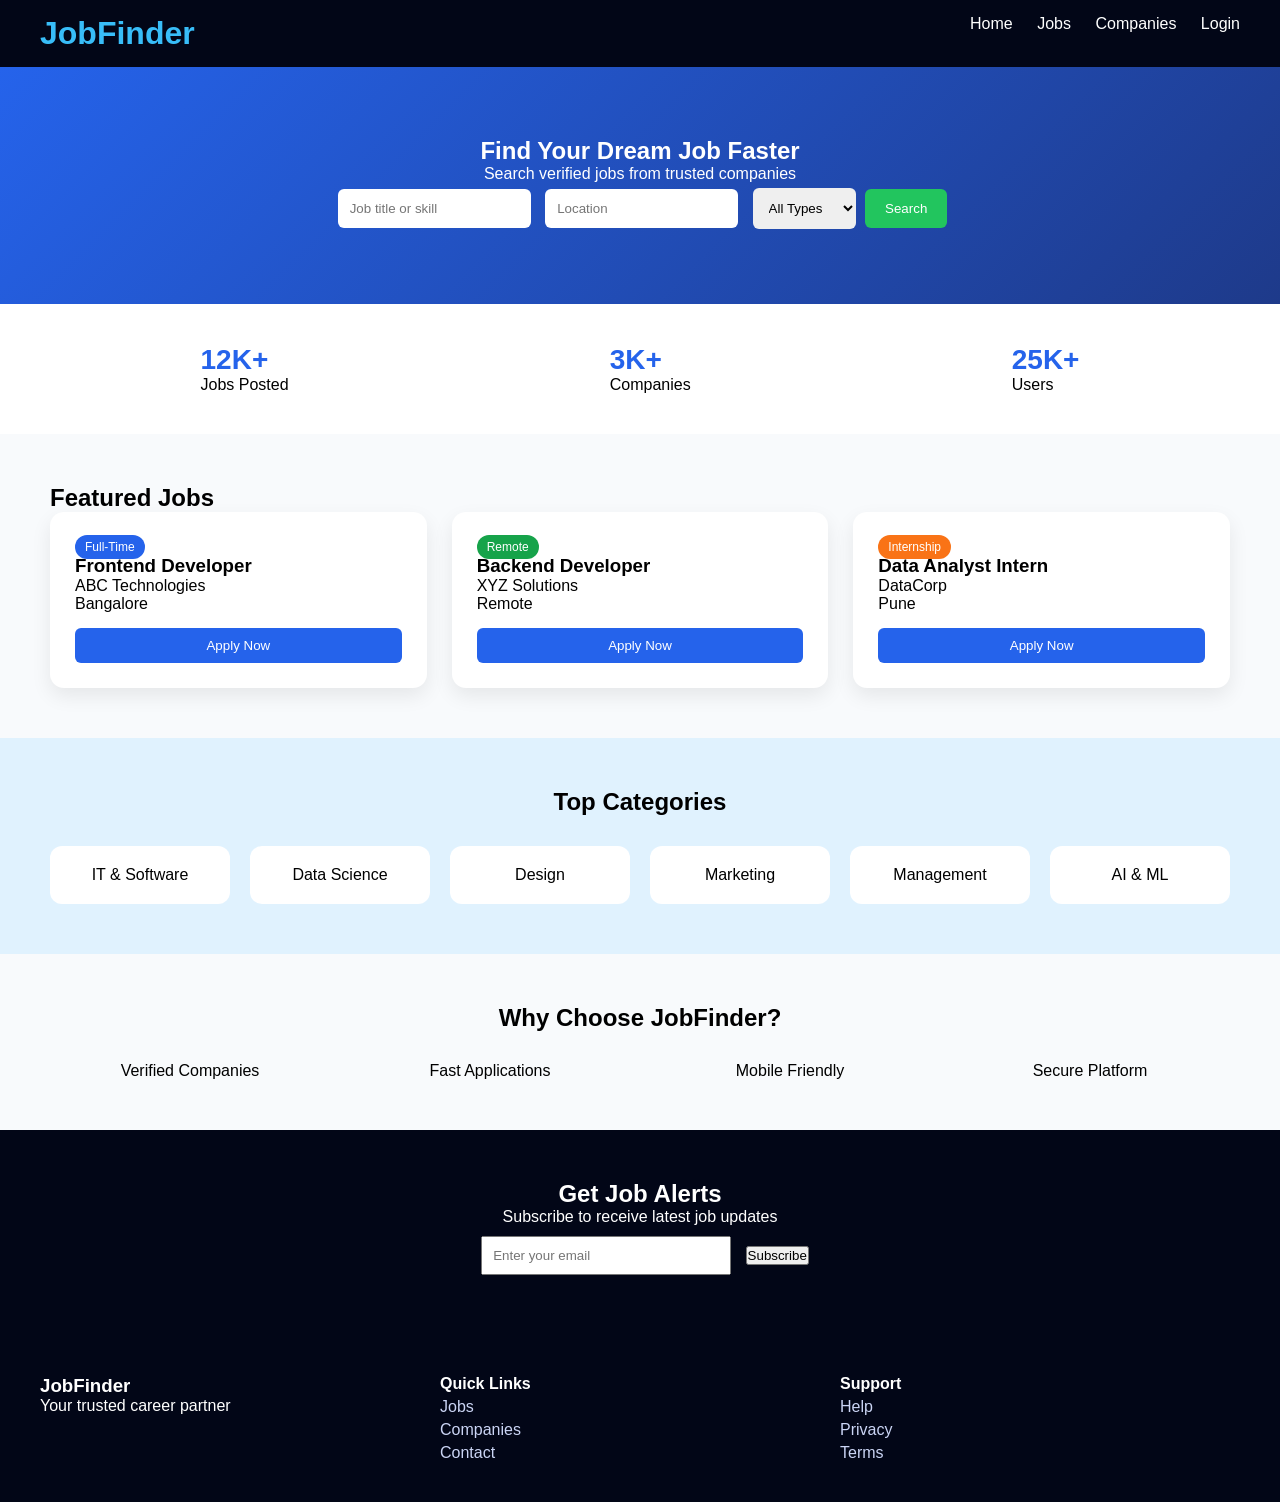
<file: experiment-1/index.html>
<!DOCTYPE html>
<html lang="en">
<head>
  <meta charset="UTF-8">
  <meta name="viewport" content="width=device-width, initial-scale=1.0">
  <title>Job portal</title>
  <link rel="stylesheet" href="style.css">
</head>
<body>

<!-- NAVBAR -->
<header class="navbar">
  <h1 class="logo">JobFinder</h1>
  <nav>
    <a href="#">Home</a>
    <a href="#">Jobs</a>
    <a href="#">Companies</a>
    <a href="#">Login</a>
  </nav>
</header>

<!-- HERO -->
<section class="search">
  <h2>Find Your Dream Job Faster</h2>
  <p>Search verified jobs from trusted companies</p>

  <div class="filters">
    <input type="text" placeholder="Job title or skill">
    <input type="text" placeholder="Location">
    <select>
      <option>All Types</option>
      <option>Full-Time</option>
      <option>Internship</option>
      <option>Remote</option>
    </select>
    <button>Search</button>
  </div>
</section>

<!-- STATS -->
<section class="stats">
  <div>
    <h3>12K+</h3>
    <p>Jobs Posted</p>
  </div>
  <div>
    <h3>3K+</h3>
    <p>Companies</p>
  </div>
  <div>
    <h3>25K+</h3>
    <p>Users</p>
  </div>
</section>

<!-- JOB LISTINGS -->
<section class="job-section">
  <h2>Featured Jobs</h2>
  <div class="job-grid">

    <div class="job-card">
      <span class="badge">Full-Time</span>
      <h3>Frontend Developer</h3>
      <p>ABC Technologies</p>
      <p>Bangalore</p>
      <button>Apply Now</button>
    </div>

    <div class="job-card">
      <span class="badge remote">Remote</span>
      <h3>Backend Developer</h3>
      <p>XYZ Solutions</p>
      <p>Remote</p>
      <button>Apply Now</button>
    </div>

    <div class="job-card">
      <span class="badge intern">Internship</span>
      <h3>Data Analyst Intern</h3>
      <p>DataCorp</p>
      <p>Pune</p>
      <button>Apply Now</button>
    </div>

  </div>
</section>

<!-- CATEGORIES -->
<section class="categories">
  <h2>Top Categories</h2>
  <div class="cat-grid">
    <div>IT & Software</div>
    <div>Data Science</div>
    <div>Design</div>
    <div>Marketing</div>
    <div>Management</div>
    <div>AI & ML</div>
  </div>
</section>

<!-- WHY US -->
<section class="why-us">
  <h2>Why Choose JobFinder?</h2>
  <div class="why-grid">
    <div>Verified Companies</div>
    <div>Fast Applications</div>
    <div> Mobile Friendly</div>
    <div> Secure Platform</div>
  </div>
</section>

<!-- NEWSLETTER -->
<section class="newsletter">
  <h2>Get Job Alerts</h2>
  <p>Subscribe to receive latest job updates</p>
  <input type="email" placeholder="Enter your email">
  <button>Subscribe</button>
</section>

<!-- FOOTER -->
<footer class="footer">
  <div>
    <h3>JobFinder</h3>
    <p>Your trusted career partner</p>
  </div>
  <div>
    <h4>Quick Links</h4>
    <a href="#">Jobs</a>
    <a href="#">Companies</a>
    <a href="#">Contact</a>
  </div>
  <div>
    <h4>Support</h4>
    <a href="#">Help</a>
    <a href="#">Privacy</a>
    <a href="#">Terms</a>
  </div>
</footer>

</body>
</html>
</file>
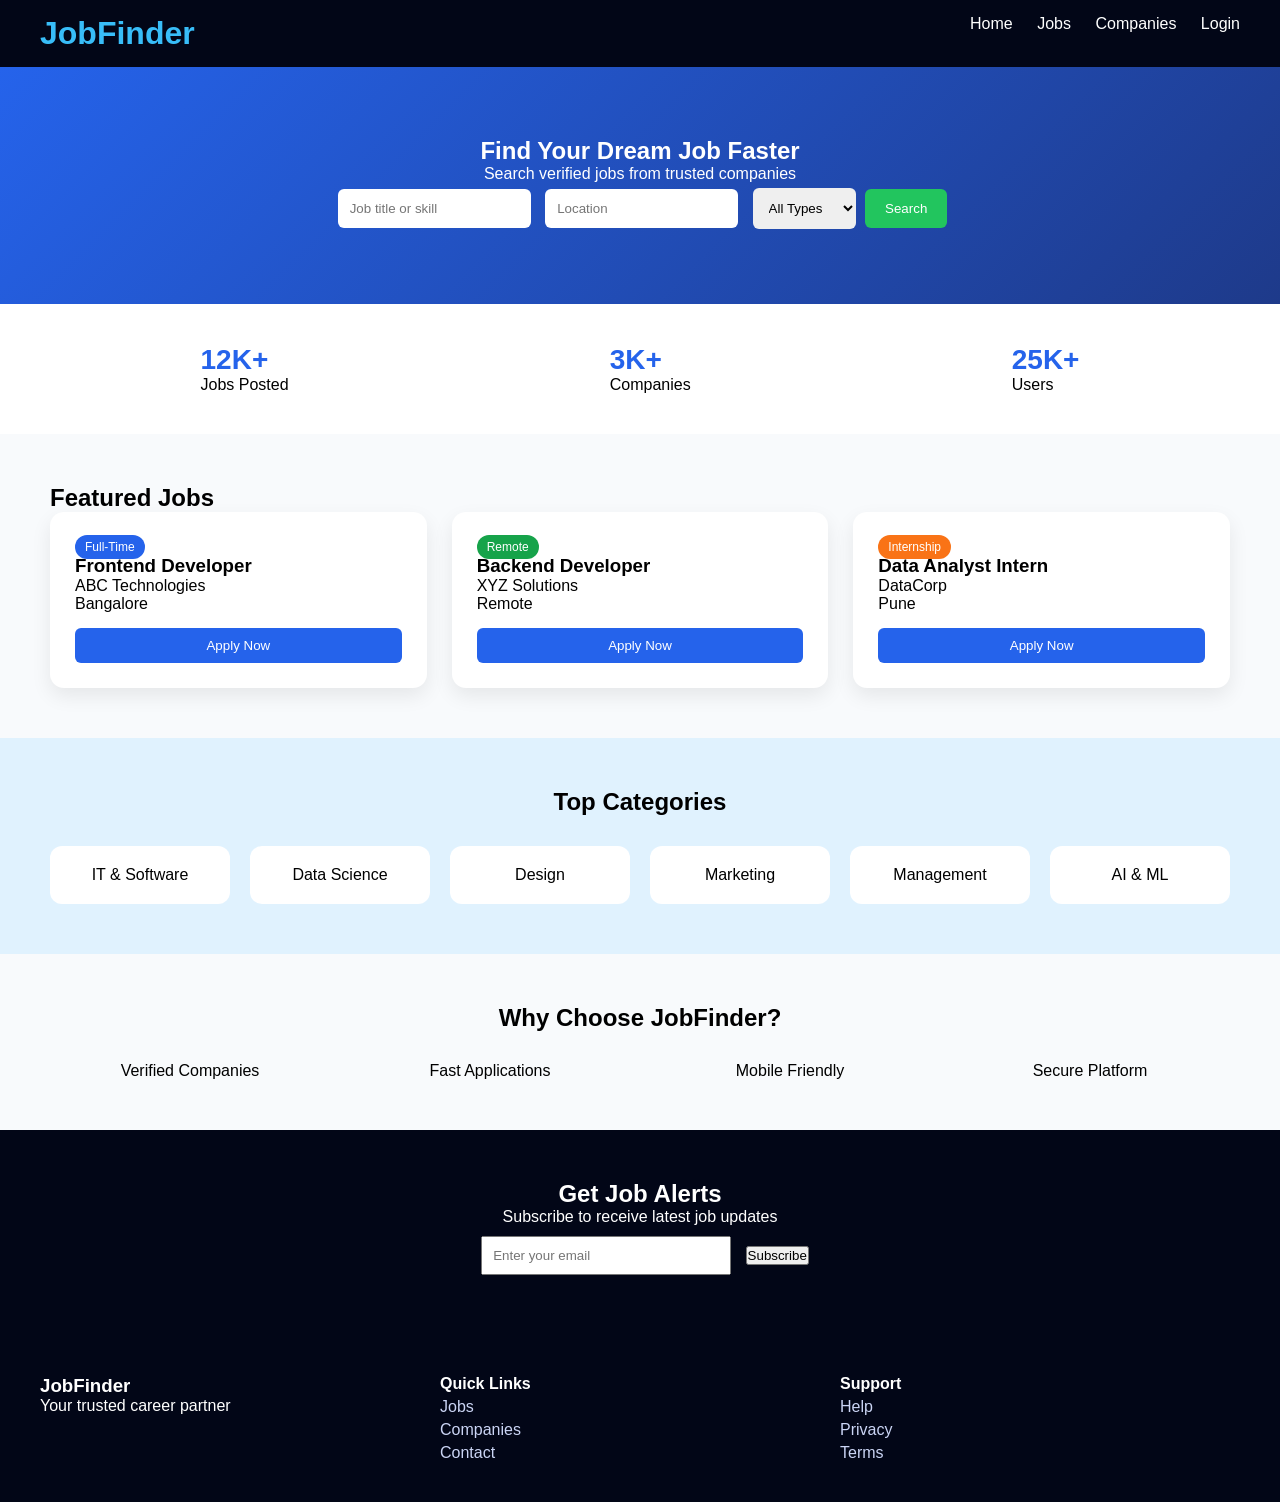
<file: experiment-2/index.html>
<!DOCTYPE html>
<html lang="en">
<head>
  <meta charset="UTF-8">
  <meta name="viewport" content="width=device-width, initial-scale=1.0">
  <title>Job portal</title>
  <link rel="stylesheet" href="style.css">
</head>
<body>

<!-- NAVBAR -->
<header class="navbar">
  <h1 class="logo">JobFinder</h1>
  <nav>
    <a href="#">Home</a>
    <a href="#">Jobs</a>
    <a href="#">Companies</a>
    <a href="#">Login</a>
  </nav>
</header>

<!-- HERO -->
<section class="search">
  <h2>Find Your Dream Job Faster</h2>
  <p>Search verified jobs from trusted companies</p>

  <div class="filters">
    <input type="text" placeholder="Job title or skill">
    <input type="text" placeholder="Location">
    <select>
      <option>All Types</option>
      <option>Full-Time</option>
      <option>Internship</option>
      <option>Remote</option>
    </select>
    <button>Search</button>
  </div>
</section>

<!-- STATS -->
<section class="stats">
  <div>
    <h3>12K+</h3>
    <p>Jobs Posted</p>
  </div>
  <div>
    <h3>3K+</h3>
    <p>Companies</p>
  </div>
  <div>
    <h3>25K+</h3>
    <p>Users</p>
  </div>
</section>

<!-- JOB LISTINGS -->
<section class="job-section">
  <h2>Featured Jobs</h2>
  <div class="job-grid">

    <div class="job-card">
      <span class="badge">Full-Time</span>
      <h3>Frontend Developer</h3>
      <p>ABC Technologies</p>
      <p>Bangalore</p>
      <button>Apply Now</button>
    </div>

    <div class="job-card">
      <span class="badge remote">Remote</span>
      <h3>Backend Developer</h3>
      <p>XYZ Solutions</p>
      <p>Remote</p>
      <button>Apply Now</button>
    </div>

    <div class="job-card">
      <span class="badge intern">Internship</span>
      <h3>Data Analyst Intern</h3>
      <p>DataCorp</p>
      <p>Pune</p>
      <button>Apply Now</button>
    </div>

  </div>
</section>

<!-- CATEGORIES -->
<section class="categories">
  <h2>Top Categories</h2>
  <div class="cat-grid">
    <div>IT & Software</div>
    <div>Data Science</div>
    <div>Design</div>
    <div>Marketing</div>
    <div>Management</div>
    <div>AI & ML</div>
  </div>
</section>

<!-- WHY US -->
<section class="why-us">
  <h2>Why Choose JobFinder?</h2>
  <div class="why-grid">
    <div>Verified Companies</div>
    <div>Fast Applications</div>
    <div> Mobile Friendly</div>
    <div> Secure Platform</div>
  </div>
</section>

<!-- NEWSLETTER -->
<section class="newsletter">
  <h2>Get Job Alerts</h2>
  <p>Subscribe to receive latest job updates</p>
  <input type="email" placeholder="Enter your email">
  <button>Subscribe</button>
</section>

<!-- FOOTER -->
<footer class="footer">
  <div>
    <h3>JobFinder</h3>
    <p>Your trusted career partner</p>
  </div>
  <div>
    <h4>Quick Links</h4>
    <a href="#">Jobs</a>
    <a href="#">Companies</a>
    <a href="#">Contact</a>
  </div>
  <div>
    <h4>Support</h4>
    <a href="#">Help</a>
    <a href="#">Privacy</a>
    <a href="#">Terms</a>
  </div>
</footer>

</body>
</html>
</file>
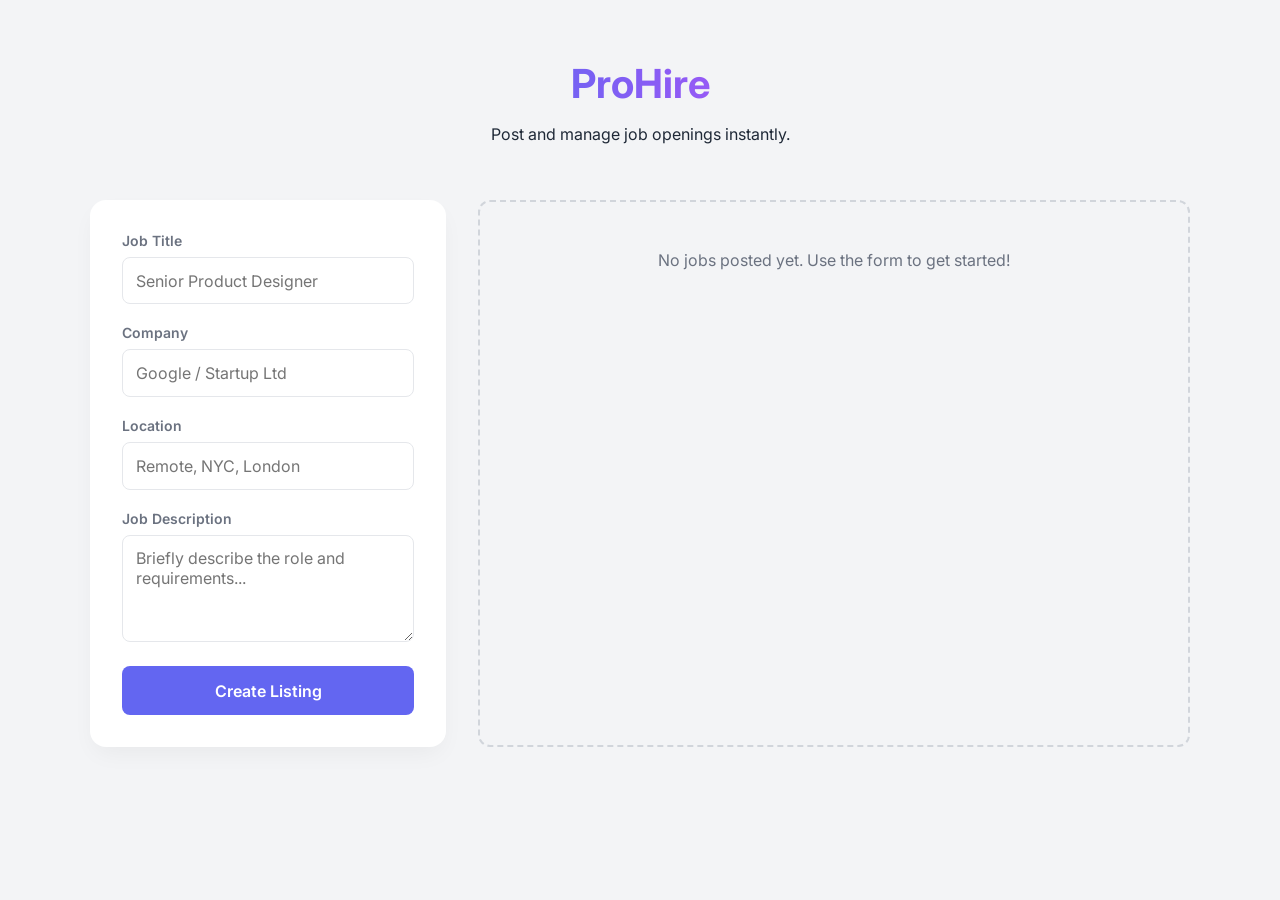
<file: experiment-4/index.html>
<!doctype html>
<html lang="en">
  <head>
    <meta charset="UTF-8" />
    <meta name="viewport" content="width=device-width, initial-scale=1.0" />
    <title>ProHire | Dashboard</title>
    <link
      href="https://fonts.googleapis.com/css2?family=Inter:wght@300;400;600;700&display=swap"
      rel="stylesheet"
    />
   <link rel="stylesheet" href="style.css">
  </head>
  <body>
    <header>
      <h1>ProHire</h1>
      <p>Post and manage job openings instantly.</p>
    </header>

    <div class="container">
      <aside class="glass-panel">
        <form id="jobForm">
          <div class="form-group">
            <label for="jobTitle">Job Title</label>
            <input
              type="text"
              id="jobTitle"
              placeholder="Senior Product Designer"
              required
            />
          </div>
          <div class="form-group">
            <label for="companyName">Company</label>
            <input
              type="text"
              id="companyName"
              placeholder="Google / Startup Ltd"
              required
            />
          </div>
          <div class="form-group">
            <label for="location">Location</label>
            <input
              type="text"
              id="location"
              placeholder="Remote, NYC, London"
              required
            />
          </div>
          <div class="form-group">
            <label for="description">Job Description</label>
            <textarea
              id="description"
              rows="4"
              placeholder="Briefly describe the role and requirements..."
              required
            ></textarea>
          </div>
          <button type="submit" id="submitBtn">Create Listing</button>
        </form>
      </aside>

      <main id="jobList">
        <div class="empty-state" id="emptyState">
          No jobs posted yet. Use the form to get started!
        </div>
      </main>
    </div>

    <Script src = "script.js"></Script>
  </body>
</html>
</file>
<file: experiment-1/style.css>
* {
  margin: 0;
  padding: 0;
  box-sizing: border-box;
  font-family: "Segoe UI", sans-serif;
}

body {
  background: #f8fafc;
}

/* NAVBAR */
.navbar {
  background: #020617;
  color: white;
  padding: 15px 40px;
  display: flex;
  justify-content: space-between;
}

.navbar a {
  color: white;
  margin-left: 20px;
  text-decoration: none;
}

.logo {
  color: #38bdf8;
}

/* HERO */
.search {
  background: linear-gradient(135deg, #2563eb, #1e3a8a);
  color: white;
  text-align: center;
  padding: 70px 20px;
}

.filters input,
.filters select {
  padding: 12px;
  margin: 5px;
  border-radius: 6px;
  border: none;
}

.filters button {
  padding: 12px 20px;
  background: #22c55e;
  border: none;
  color: white;
  border-radius: 6px;
  cursor: pointer;
}

/* STATS */
.stats {
  display: flex;
  justify-content: space-around;
  padding: 40px;
  background: white;
}

.stats h3 {
  color: #2563eb;
  font-size: 28px;
}

/* JOBS */
.job-section {
  padding: 50px;
}

.job-grid {
  display: grid;
  grid-template-columns: repeat(auto-fit, minmax(260px, 1fr));
  gap: 25px;
}

.job-card {
  background: white;
  padding: 25px;
  border-radius: 14px;
  box-shadow: 0 8px 20px rgba(0,0,0,0.08);
  transition: transform 0.3s;
}

.job-card:hover {
  transform: translateY(-6px);
}

.badge {
  background: #2563eb;
  color: white;
  padding: 5px 10px;
  border-radius: 12px;
  font-size: 12px;
}

.remote { background: #16a34a; }
.intern { background: #f97316; }

.job-card button {
  margin-top: 15px;
  width: 100%;
  padding: 10px;
  border: none;
  background: #2563eb;
  color: white;
  border-radius: 6px;
}

/* CATEGORIES */
.categories {
  background: #e0f2fe;
  padding: 50px;
  text-align: center;
}

.cat-grid {
  display: grid;
  grid-template-columns: repeat(auto-fit, minmax(160px,1fr));
  gap: 20px;
  margin-top: 30px;
}

.cat-grid div {
  background: white;
  padding: 20px;
  border-radius: 12px;
}

/* WHY US */
.why-us {
  padding: 50px;
  text-align: center;
}

.why-grid {
  display: grid;
  grid-template-columns: repeat(auto-fit, minmax(200px,1fr));
  gap: 20px;
  margin-top: 30px;
}

/* NEWSLETTER */
.newsletter {
  background: #020617;
  color: white;
  text-align: center;
  padding: 50px;
}

.newsletter input {
  padding: 10px;
  width: 250px;
  margin: 10px;
}

/* FOOTER */
.footer {
  background: #020617;
  color: white;
  padding: 40px;
  display: grid;
  grid-template-columns: repeat(auto-fit, minmax(200px,1fr));
}

.footer a {
  display: block;
  color: #cbd5f5;
  text-decoration: none;
  margin-top: 5px;
}
</file>
<file: experiment-2/style.css>
* {
  margin: 0;
  padding: 0;
  box-sizing: border-box;
  font-family: "Segoe UI", sans-serif;
}

body {
  background: #f8fafc;
}

/* NAVBAR */
.navbar {
  background: #020617;
  color: white;
  padding: 15px 40px;
  display: flex;
  justify-content: space-between;
}

.navbar a {
  color: white;
  margin-left: 20px;
  text-decoration: none;
}

.logo {
  color: #38bdf8;
}

/* HERO */
.search {
  background: linear-gradient(135deg, #2563eb, #1e3a8a);
  color: white;
  text-align: center;
  padding: 70px 20px;
}

.filters input,
.filters select {
  padding: 12px;
  margin: 5px;
  border-radius: 6px;
  border: none;
}

.filters button {
  padding: 12px 20px;
  background: #22c55e;
  border: none;
  color: white;
  border-radius: 6px;
  cursor: pointer;
}

/* STATS */
.stats {
  display: flex;
  justify-content: space-around;
  padding: 40px;
  background: white;
}

.stats h3 {
  color: #2563eb;
  font-size: 28px;
}

/* JOBS */
.job-section {
  padding: 50px;
}

.job-grid {
  display: grid;
  grid-template-columns: repeat(auto-fit, minmax(260px, 1fr));
  gap: 25px;
}

.job-card {
  background: white;
  padding: 25px;
  border-radius: 14px;
  box-shadow: 0 8px 20px rgba(0,0,0,0.08);
  transition: transform 0.3s;
}

.job-card:hover {
  transform: translateY(-6px);
}

.badge {
  background: #2563eb;
  color: white;
  padding: 5px 10px;
  border-radius: 12px;
  font-size: 12px;
}

.remote { background: #16a34a; }
.intern { background: #f97316; }

.job-card button {
  margin-top: 15px;
  width: 100%;
  padding: 10px;
  border: none;
  background: #2563eb;
  color: white;
  border-radius: 6px;
}

/* CATEGORIES */
.categories {
  background: #e0f2fe;
  padding: 50px;
  text-align: center;
}

.cat-grid {
  display: grid;
  grid-template-columns: repeat(auto-fit, minmax(160px,1fr));
  gap: 20px;
  margin-top: 30px;
}

.cat-grid div {
  background: white;
  padding: 20px;
  border-radius: 12px;
}

/* WHY US */
.why-us {
  padding: 50px;
  text-align: center;
}

.why-grid {
  display: grid;
  grid-template-columns: repeat(auto-fit, minmax(200px,1fr));
  gap: 20px;
  margin-top: 30px;
}

/* NEWSLETTER */
.newsletter {
  background: #020617;
  color: white;
  text-align: center;
  padding: 50px;
}

.newsletter input {
  padding: 10px;
  width: 250px;
  margin: 10px;
}

/* FOOTER */
.footer {
  background: #020617;
  color: white;
  padding: 40px;
  display: grid;
  grid-template-columns: repeat(auto-fit, minmax(200px,1fr));
}

.footer a {
  display: block;
  color: #cbd5f5;
  text-decoration: none;
  margin-top: 5px;
}
</file>
<file: experiment-4/style.css>
* {
        box-sizing: border-box;
        font-family: "Inter", sans-serif;
      }

      body {
        background-color: #f3f4f6;
        color: #1f2937;
        margin: 0;
        padding: 2rem;
        display: flex;
        flex-direction: column;
        align-items: center;
      }

      header {
        text-align: center;
        margin-bottom: 2.5rem;
      }

      header h1 {
        font-size: 2.5rem;
        margin-bottom: 0.5rem;
        background: linear-gradient(to right, #6366f1, #a855f7);
        -webkit-background-clip: text;
        -webkit-text-fill-color: transparent;
      }

      /* Layout Grid */
      .container {
        display: grid;
        grid-template-columns: 1fr 2fr;
        gap: 2rem;
        width: 100%;
        max-width: 1100px;
      }

      @media (max-width: 850px) {
        .container {
          grid-template-columns: 1fr;
        }
      }

      /* Form Styling */
      .glass-panel {
        background: #ffffff;
        padding: 2rem;
        border-radius: 16px;
        box-shadow: 0 10px 25px -5px rgba(0, 0, 0, 0.05);
        height: fit-content;
        position: sticky;
        top: 2rem;
      }

      .form-group {
        margin-bottom: 1.25rem;
      }

      label {
        display: block;
        font-size: 0.875rem;
        font-weight: 600;
        margin-bottom: 0.5rem;
        color: #6b7280;
      }

      input,
      textarea {
        width: 100%;
        padding: 0.8rem;
        border: 1.5px solid #e5e7eb;
        border-radius: 8px;
        font-size: 1rem;
        transition: all 0.2s;
      }

      input:focus,
      textarea:focus {
        outline: none;
        border-color: #6366f1;
        box-shadow: 0 0 0 4px rgba(99, 102, 241, 0.1);
      }

      button#submitBtn {
        width: 100%;
        background: #6366f1;
        color: white;
        padding: 0.9rem;
        border: none;
        border-radius: 8px;
        font-size: 1rem;
        font-weight: 600;
        cursor: pointer;
        transition:
          transform 0.1s,
          background 0.2s;
      }

      button#submitBtn:active {
        transform: scale(0.98);
      }

      button#submitBtn:hover {
        background: #4f46e5;
      }

      /* Job Cards Styling */
      #jobList {
        display: grid;
        grid-template-columns: 1fr;
        gap: 1.5rem;
      }

      .job-card {
        background: #ffffff;
        padding: 1.5rem;
        border-radius: 12px;
        box-shadow: 0 4px 6px -1px rgba(0, 0, 0, 0.05);
        border: 1px solid #f0f0f0;
        display: flex;
        justify-content: space-between;
        align-items: flex-start;
        animation: slideIn 0.3s ease-out;
      }

      @keyframes slideIn {
        from {
          opacity: 0;
          transform: translateY(10px);
        }
        to {
          opacity: 1;
          transform: translateY(0);
        }
      }

      .card-content h3 {
        margin: 0 0 0.25rem 0;
        font-size: 1.25rem;
        color: #6366f1;
      }

      .company-info {
        display: flex;
        gap: 1rem;
        font-size: 0.9rem;
        color: #6b7280;
        margin-bottom: 1rem;
      }

      .description {
        font-size: 0.95rem;
        line-height: 1.6;
        color: #4b5563;
      }

      .btn-delete {
        background: #fee2e2;
        color: #ef4444;
        border: none;
        padding: 0.5rem 0.8rem;
        border-radius: 6px;
        cursor: pointer;
        font-weight: 600;
        font-size: 0.8rem;
        transition: all 0.2s;
      }

      .btn-delete:hover {
        background: #ef4444;
        color: white;
      }

      /* Empty State */
      .empty-state {
        text-align: center;
        padding: 3rem;
        color: #6b7280;
        border: 2px dashed #d1d5db;
        border-radius: 12px;
      }
</file>
